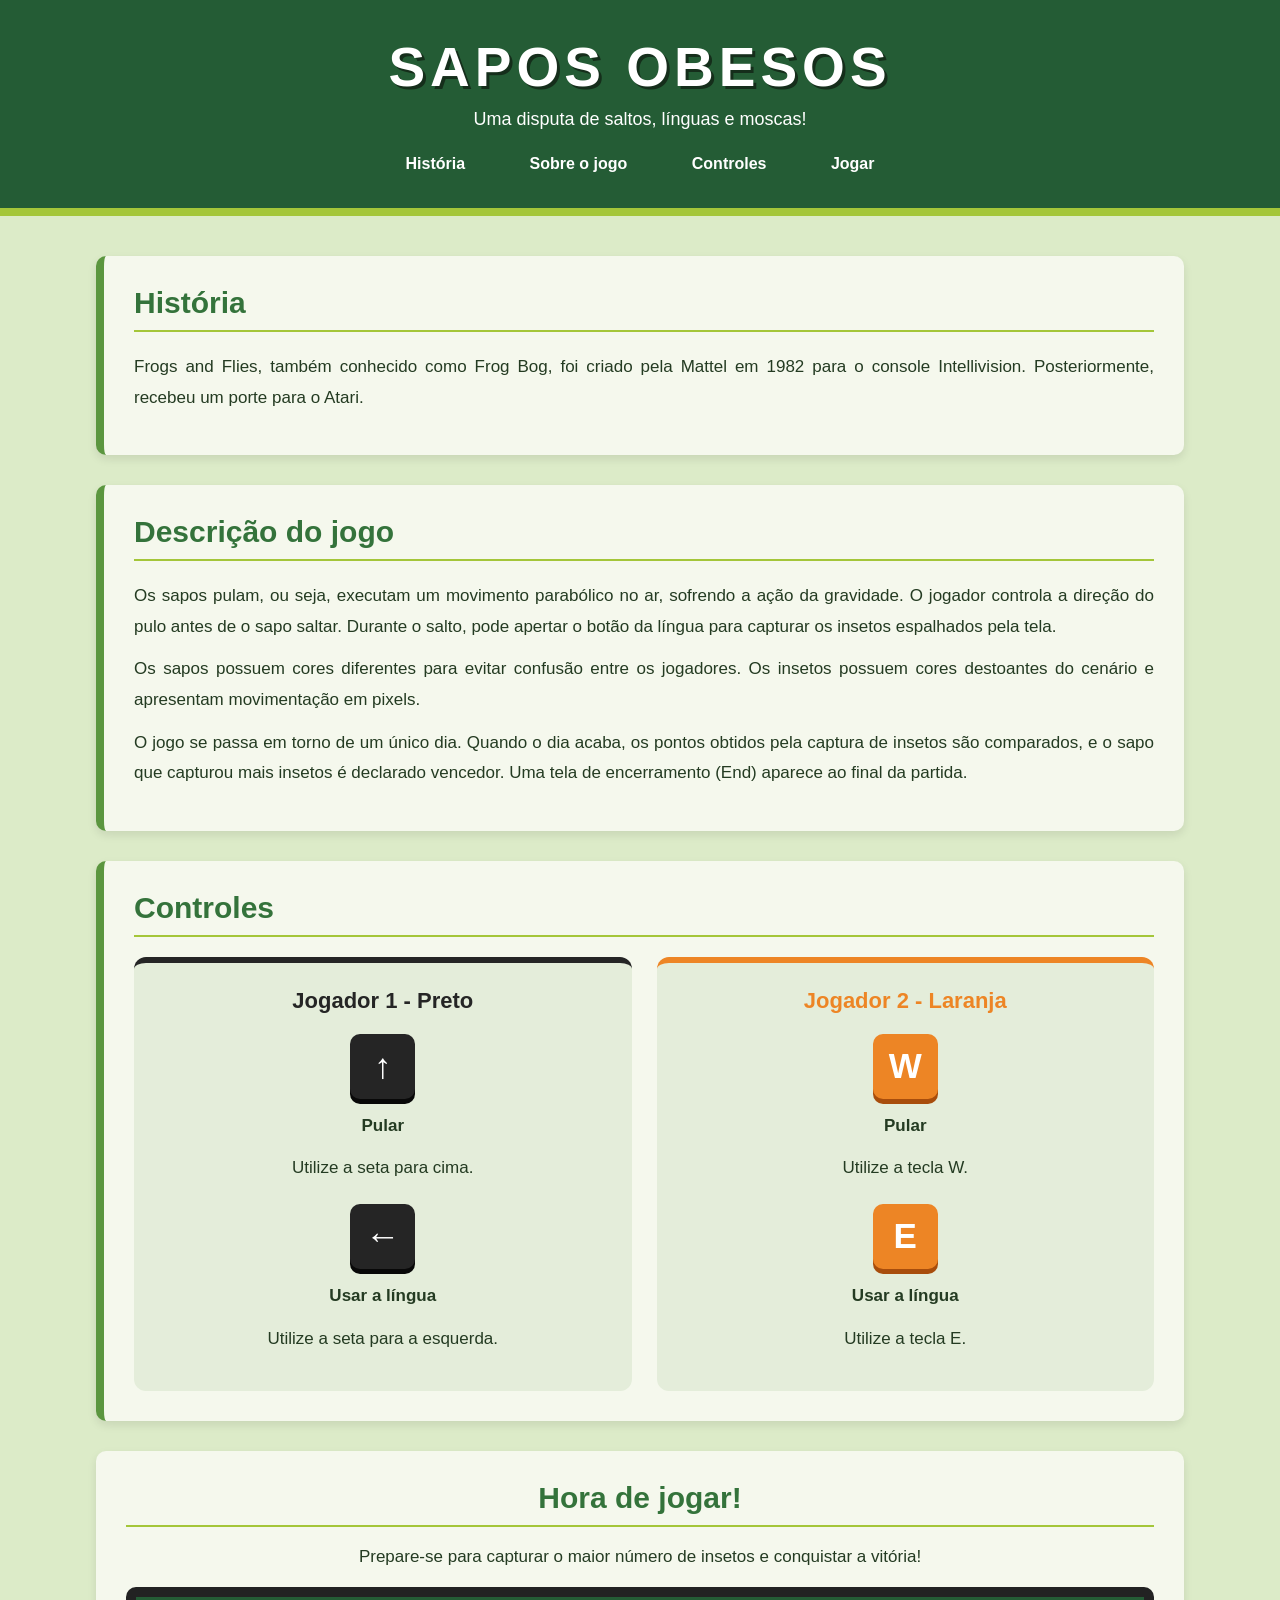
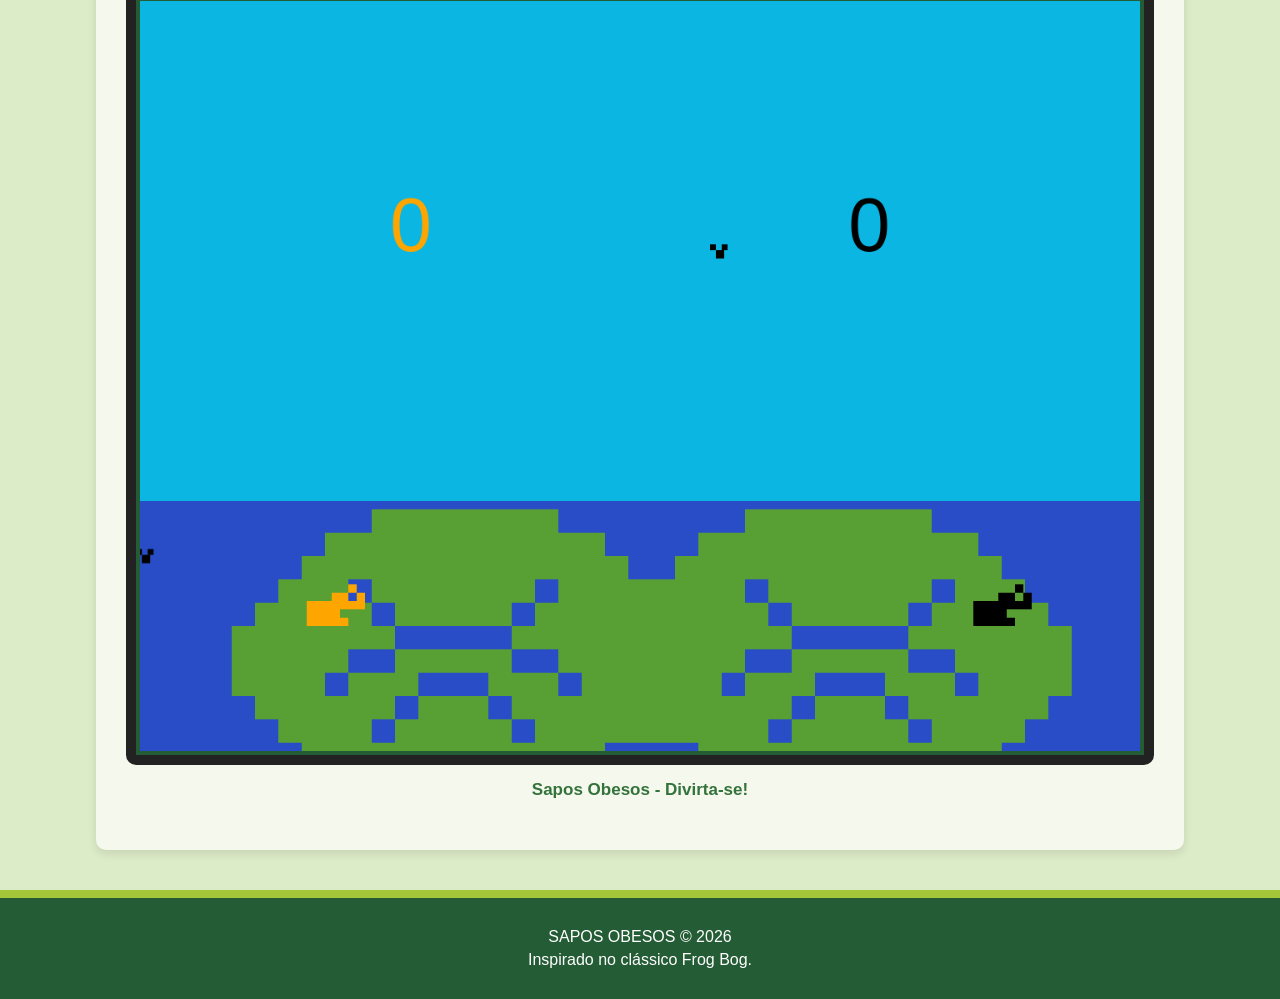
<file: index.html>
<!DOCTYPE html>
<html lang="pt-br">

<head>
    <meta charset="utf-8">
    <meta name="viewport" content="width=device-width, initial-scale=1.0">
    <title>Sapos Obesos</title>

    <link rel="stylesheet" href="CSS/GameStyle.css">
</head>

<body>

    <header>
        <h1>SAPOS OBESOS</h1>
        <p>Uma disputa de saltos, línguas e moscas!</p>

        <nav>
            <a href="#historia">História</a>
            <a href="#descricao">Sobre o jogo</a>
            <a href="#controles">Controles</a>
            <a href="#jogar">Jogar</a>
        </nav>
    </header>

    <main>

        <!-- HISTÓRIA -->
        <section id="historia" class="informacao">

            <h2>História</h2>

            <p>
                Frogs and Flies, também conhecido como Frog Bog,
                foi criado pela Mattel em 1982 para o console
                Intellivision. Posteriormente, recebeu um porte
                para o Atari.
            </p>

        </section>

        <!-- DESCRIÇÃO -->
        <section id="descricao" class="informacao">

            <h2>Descrição do jogo</h2>

            <p>
                Os sapos pulam, ou seja, executam um movimento
                parabólico no ar, sofrendo a ação da gravidade.
                O jogador controla a direção do pulo antes de
                o sapo saltar. Durante o salto, pode apertar
                o botão da língua para capturar os insetos
                espalhados pela tela.
            </p>

            <p>
                Os sapos possuem cores diferentes para evitar
                confusão entre os jogadores. Os insetos possuem
                cores destoantes do cenário e apresentam
                movimentação em pixels.
            </p>

            <p>
                O jogo se passa em torno de um único dia.
                Quando o dia acaba, os pontos obtidos pela
                captura de insetos são comparados, e o sapo
                que capturou mais insetos é declarado vencedor.
                Uma tela de encerramento (End) aparece ao final
                da partida.
            </p>

        </section>

        <!-- CONTROLES -->
        <section id="controles" class="informacao">

            <h2>Controles</h2>

            <div class="controles-container">

                <!-- JOGADOR PRETO -->
                <div class="controle jogador-preto">

                    <h3>Jogador 1 - Preto</h3>

                    <div class="tecla">↑</div>
                    <p><strong>Pular</strong></p>
                    <p>Utilize a seta para cima.</p>

                    <div class="tecla">←</div>
                    <p><strong>Usar a língua</strong></p>
                    <p>Utilize a seta para a esquerda.</p>

                </div>

                <!-- JOGADOR LARANJA -->
                <div class="controle jogador-laranja">

                    <h3>Jogador 2 - Laranja</h3>

                    <div class="tecla">W</div>
                    <p><strong>Pular</strong></p>
                    <p>Utilize a tecla W.</p>

                    <div class="tecla">E</div>
                    <p><strong>Usar a língua</strong></p>
                    <p>Utilize a tecla E.</p>

                </div>

            </div>

        </section>

        <!-- JOGO -->
        <section id="jogar" class="jogo">

            <h2>Hora de jogar!</h2>

            <p>
                Prepare-se para capturar o maior número
                de insetos e conquistar a vitória!
            </p>

            <div id="game">

                <canvas id="canvas" width="1200" height="900">
                    Seu navegador não suporta Canvas.
                </canvas>

            </div>

            <p class="legenda">
                Sapos Obesos - Divirta-se!
            </p>

        </section>

    </main>

    <footer>
        <p>SAPOS OBESOS © 2026</p>
        <p>Inspirado no clássico Frog Bog.</p>
    </footer>

    <script src="JS/FunctionsExtension.js" charset="utf-8"></script>
    <script src="JS/GameFunctions.js" charset="utf-8"></script>

</body>
</html>
</file>
<file: CSS/GameStyle.css>
/* CONFIGURAÇÕES GERAIS */

* {
    margin: 0;
    padding: 0;
    box-sizing: border-box;
    scroll-behavior: smooth;
}

body {
    font-family: 'Segoe UI', Arial, sans-serif;
    background-color: #dcebc8;
    color: #243b22;
}

/* CABEÇALHO */

header {
    background-color: #245c35;
    color: white;
    text-align: center;
    padding: 35px 20px;
    border-bottom: 8px solid #a4c639;
}

header h1 {
    font-size: 55px;
    letter-spacing: 5px;
    text-shadow: 3px 3px #152e1b;
}

header p {
    font-size: 18px;
    margin: 10px;
}

nav {
    margin-top: 25px;
}

nav a {
    color: white;
    text-decoration: none;
    font-weight: bold;
    margin: 0 15px;
    padding: 10px 15px;
    border-radius: 8px;
    transition: 0.3s;
}

nav a:hover {
    background-color: #a4c639;
    color: #243b22;
}

/* CONTEÚDO PRINCIPAL */

main {
    width: 85%;
    max-width: 1100px;
    margin: 40px auto;
}

.informacao {
    background-color: #f5f8ed;
    padding: 30px;
    margin-bottom: 30px;
    border-left: 8px solid #5b963f;
    border-radius: 10px;
    box-shadow: 0 4px 10px #00000018;
}

.informacao h2,
.jogo h2 {
    font-size: 30px;
    color: #34733b;
    margin-bottom: 20px;
    border-bottom: 2px solid #a4c639;
    padding-bottom: 10px;
}

.informacao p {
    font-size: 17px;
    line-height: 1.8;
    margin-bottom: 12px;
    text-align: justify;
}

/* CONTROLES */

.controles-container {
    display: flex;
    justify-content: space-around;
    gap: 25px;
    flex-wrap: wrap;
}

.controle {
    background-color: #e4edda;
    text-align: center;
    padding: 25px;
    border-radius: 12px;
    flex: 1;
    min-width: 220px;
}

.controle h3 {
    color: #34733b;
    margin-bottom: 15px;
    font-size: 22px;
}

.controle p {
    text-align: center;
}

.tecla {
    background-color: #245c35;
    color: white;
    width: 65px;
    height: 65px;
    margin: 10px auto;
    border-radius: 10px;
    display: flex;
    justify-content: center;
    align-items: center;
    font-size: 35px;
    font-weight: bold;
    box-shadow: 0 5px #163d23;
}

/* ÁREA DO JOGO */

.jogo {
    background-color: #f5f8ed;
    padding: 30px;
    margin-bottom: 40px;
    border-radius: 10px;
    text-align: center;
    box-shadow: 0 4px 10px #00000018;
}

.jogo p {
    margin-bottom: 20px;
    font-size: 17px;
}

#game {
    width: 100%;
    overflow: auto;
    background-color: #222;
    padding: 10px;
    border-radius: 10px;
}

canvas {
    display: block;
    margin: auto;
    max-width: 100%;
    height: auto;
    background-color: #0bb7e2;
    border: 4px solid #245c35;
}

.legenda {
    margin-top: 15px;
    font-weight: bold;
    color: #34733b;
}

/* RODAPÉ */

footer {
    background-color: #245c35;
    color: white;
    text-align: center;
    padding: 25px;
    border-top: 8px solid #a4c639;
}

footer p {
    margin: 5px;
}

/* RESPONSIVIDADE */

@media (max-width: 700px) {

    header h1 {
        font-size: 35px;
    }

    nav {
        display: flex;
        flex-direction: column;
        gap: 15px;
    }

    main {
        width: 95%;
    }

    .informacao,
    .jogo {
        padding: 20px;
    }

    .controles-container {
        flex-direction: column;
    }

    canvas {
        width: 100%;
        height: auto;
    }
}
.jogador-preto {
    border-top: 6px solid #252525;
}

.jogador-laranja {
    border-top: 6px solid #ed8525;
}

.jogador-preto h3 {
    color: #252525;
}

.jogador-laranja h3 {
    color: #ed8525;
}

/* DESTAQUE DAS TECLAS */

.jogador-preto .tecla {
    background-color: #252525;
    box-shadow: 0 5px #080808;
}

.jogador-laranja .tecla {
    background-color: #ed8525;
    box-shadow: 0 5px #a84d0c;
}

.tecla {
    margin-top: 20px;
    margin-bottom: 12px;
}
</file>
